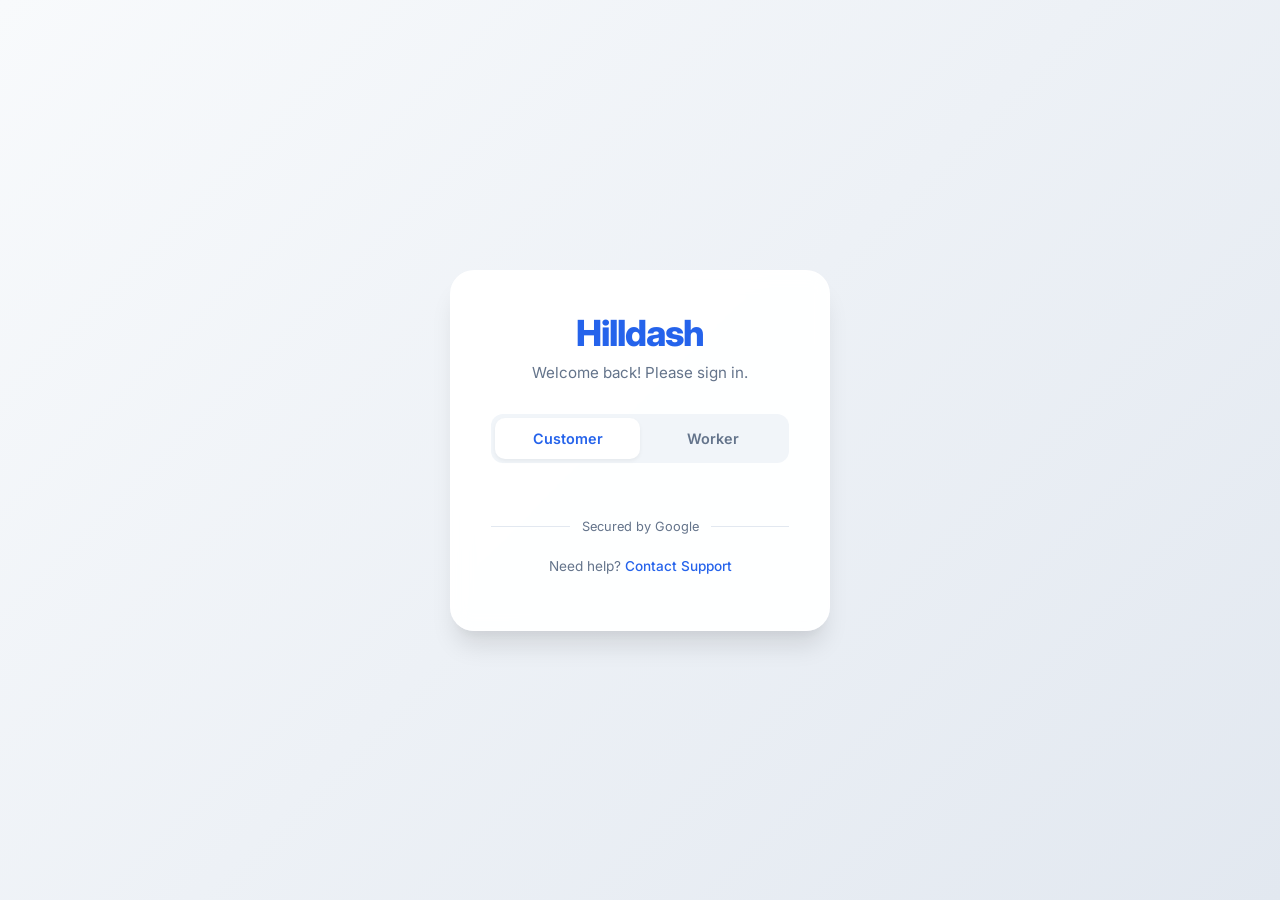
<file: index.html>
<!DOCTYPE html>
<html lang="en">
<head>
    <meta charset="UTF-8">
    <meta name="viewport" content="width=device-width, initial-scale=1.0">
    <title>Hilldash | Welcome</title>
    <link href="https://fonts.googleapis.com/css2?family=Inter:wght@400;500;600;700&display=swap" rel="stylesheet">
    <style>
        :root {
            --primary: #2563eb;
            --primary-dark: #1d4ed8;
            --bg-gradient: linear-gradient(135deg, #f8fafc 0%, #e2e8f0 100%);
            --glass-bg: rgba(255, 255, 255, 0.95);
            --text-main: #1e293b;
            --text-muted: #64748b;
            --shadow: 0 20px 25px -5px rgba(0, 0, 0, 0.1), 0 10px 10px -5px rgba(0, 0, 0, 0.04);
        }

        * { box-sizing: border-box; margin: 0; padding: 0; }
        
        body { 
            font-family: 'Inter', sans-serif; 
            background: var(--bg-gradient); 
            height: 100vh; 
            display: flex; 
            align-items: center; 
            justify-content: center;
            color: var(--text-main);
        }

        .login-container {
            width: 100%;
            max-width: 420px;
            padding: 20px;
        }

        .login-box {
            background: var(--glass-bg);
            padding: 40px;
            border-radius: 24px;
            box-shadow: var(--shadow);
            text-align: center;
            backdrop-filter: blur(10px);
            border: 1px solid rgba(255, 255, 255, 0.5);
        }

        .logo-area { margin-bottom: 32px; }
        .logo-area h1 { 
            font-size: 2.25rem; 
            font-weight: 800; 
            color: var(--primary);
            letter-spacing: -0.025em;
            margin-bottom: 8px;
        }
        .logo-area p { color: var(--text-muted); font-size: 0.95rem; }

        /* Modern Role Switcher */
        .role-selector {
            display: flex;
            background: #f1f5f9;
            padding: 4px;
            border-radius: 12px;
            margin-bottom: 32px;
            position: relative;
        }

        .role-btn {
            flex: 1;
            padding: 12px;
            border: none;
            background: none;
            font-family: inherit;
            font-weight: 600;
            font-size: 0.9rem;
            color: var(--text-muted);
            cursor: pointer;
            z-index: 1;
            transition: 0.3s cubic-bezier(0.4, 0, 0.2, 1);
        }

        .role-btn.active { color: var(--primary); }

        .slider {
            position: absolute;
            height: calc(100% - 8px);
            width: calc(50% - 4px);
            background: white;
            border-radius: 10px;
            box-shadow: 0 2px 4px rgba(0,0,0,0.05);
            transition: 0.3s cubic-bezier(0.4, 0, 0.2, 1);
            left: 4px;
        }

        .worker-active .slider { transform: translateX(100%); }

        /* Google Button Styling */
        .google-btn-wrapper {
            display: flex;
            justify-content: center;
            margin-bottom: 24px;
        }

        .divider {
            display: flex;
            align-items: center;
            margin: 24px 0;
            color: var(--text-muted);
            font-size: 0.8rem;
        }
        .divider::before, .divider::after {
            content: "";
            flex: 1;
            height: 1px;
            background: #e2e8f0;
        }
        .divider span { padding: 0 12px; }

        .footer-text { font-size: 0.85rem; color: var(--text-muted); }
        .footer-text a { color: var(--primary); text-decoration: none; font-weight: 500; }

        #message { margin-top: 16px; font-size: 0.85rem; color: var(--danger); }
    </style>
</head>
<body>

<div class="login-container">
    <div class="login-box">
        <div class="logo-area">
            <h1>Hilldash</h1>
            <p>Welcome back! Please sign in.</p>
        </div>

        <div class="role-selector" id="roleContainer">
            <div class="slider"></div>
            <button id="customerBtn" class="role-btn active">Customer</button>
            <button id="workerBtn" class="role-btn">Worker</button>
        </div>

        <div class="google-btn-wrapper">
            <div id="g_id_onload"
                 data-client_id="37842917068-61n8m783e6k4kul3arii6sljc4vh2ial.apps.googleusercontent.com"
                 data-callback="handleGoogleLogin">
            </div>
            <div class="g_id_signin" data-type="standard" data-shape="pill" data-theme="outline" data-size="large" data-logo_alignment="left" data-width="340"></div>
        </div>

        <div class="divider"><span>Secured by Google</span></div>
        
        <p class="footer-text">Need help? <a href="#">Contact Support</a></p>
        <p id="message"></p>
    </div>
</div>

<script>
let selectedRole = "customer";
const roleContainer = document.getElementById("roleContainer");
const customerBtn = document.getElementById("customerBtn");
const workerBtn = document.getElementById("workerBtn");

// Improved Role Toggle Logic
customerBtn.onclick = () => {
    selectedRole = "customer";
    roleContainer.classList.remove("worker-active");
    customerBtn.classList.add("active");
    workerBtn.classList.remove("active");
};

workerBtn.onclick = () => {
    selectedRole = "worker";
    roleContainer.classList.add("worker-active");
    workerBtn.classList.add("active");
    customerBtn.classList.remove("active");
};

async function handleGoogleLogin(response) {
    try {
        const data = parseJwt(response.credential);
        const user = {
            email: data.email,
            name: data.name,
            picture: data.picture,
            role: selectedRole,
            phone: "",
            address: "",
            orders: []
        };

        // Saving to localStorage
        localStorage.setItem("user", JSON.stringify(user));

        // Redirect Animation effect
        document.body.style.opacity = "0.5";
        document.body.style.transition = "0.5s";

        setTimeout(() => {
            window.location.href = (selectedRole === "customer") ? "customer.html" : "worker.html";
        }, 500);

    } catch (err) {
        document.getElementById("message").innerText = "Authentication failed. Please try again.";
    }
}

function parseJwt(token) {
    const base64Url = token.split('.')[1];
    const base64 = base64Url.replace(/-/g, '+').replace(/_/g, '/');
    return JSON.parse(atob(base64));
}
</script>

<script src="https://accounts.google.com/gsi/client" async defer></script>
</body>
</html>
</file>
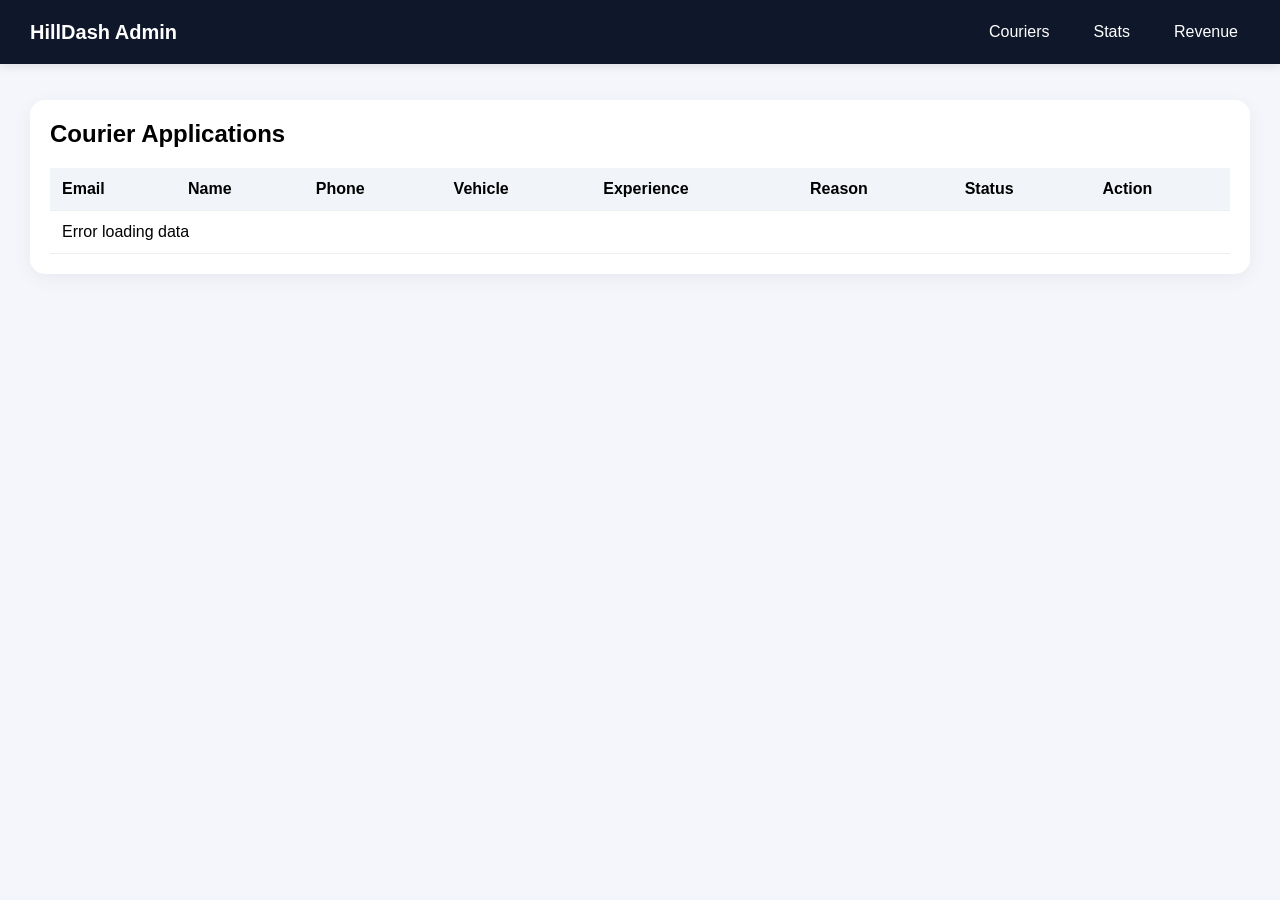
<file: admin.html>
<!DOCTYPE html>
<html lang="en">
<head>
<meta charset="UTF-8">
<meta name="viewport" content="width=device-width, initial-scale=1.0">
<title>Admin Dashboard</title>

<style>
* { margin:0; padding:0; box-sizing:border-box; }
body { font-family:'Segoe UI', sans-serif; background:#f4f6fb; }

/* NAVBAR */
.navbar {
  position:fixed;
  top:0;
  left:0;
  width:100%;
  background:#0f172a;
  color:#fff;
  padding:15px 30px;
  display:flex;
  justify-content:space-between;
  align-items:center;
  box-shadow:0 2px 10px rgba(0,0,0,0.1);
  z-index:1000;
}

.navbar h1 { font-size:20px; }

.nav-links { display:flex; gap:20px; }

.nav-links div {
  cursor:pointer;
  padding:8px 12px;
  border-radius:8px;
  transition:0.3s;
}

.nav-links div:hover { background:#1e293b; }

/* CONTENT */
.container { padding:100px 30px 30px; }

.card {
  background:#fff;
  border-radius:15px;
  padding:20px;
  box-shadow:0 5px 20px rgba(0,0,0,0.05);
}

h2 { margin-bottom:20px; }

/* TABLE */
table { width:100%; border-collapse:collapse; }
th, td { padding:12px; text-align:left; vertical-align:top; }
th { background:#f1f5f9; }
tr { border-bottom:1px solid #eee; }

button {
  padding:6px 12px;
  border:none;
  background:#2563eb;
  color:#fff;
  border-radius:6px;
  cursor:pointer;
}

button:hover { background:#1d4ed8; }

.status-approved { color:green; font-weight:bold; }
.status-pending { color:orange; font-weight:bold; }

/* Expand applicant details */
.detail-box { margin-top:8px; font-size:13px; color:#334155; }
.detail-box p { margin:3px 0; }
</style>
</head>

<body>

<!-- NAVBAR -->
<div class="navbar">
  <h1>HillDash Admin</h1>
  <div class="nav-links">
    <div onclick="showSection('couriers')">Couriers</div>
    <div onclick="showSection('stats')">Stats</div>
    <div onclick="showSection('revenue')">Revenue</div>
  </div>
</div>

<div class="container">

  <!-- COURIERS SECTION -->
  <div id="couriers" class="card section">
    <h2>Courier Applications</h2>
    <table>
      <thead>
        <tr>
          <th>Email</th>
          <th>Name</th>
          <th>Phone</th>
          <th>Vehicle</th>
          <th>Experience</th>
          <th>Reason</th>
          <th>Status</th>
          <th>Action</th>
        </tr>
      </thead>
      <tbody id="table"></tbody>
    </table>
  </div>

  <!-- STATS SECTION -->
  <div id="stats" class="card section" style="display:none;">
    <h2>Stats</h2>
    <p>Coming soon...</p>
  </div>

  <!-- REVENUE SECTION -->
  <div id="revenue" class="card section" style="display:none;">
    <h2>Revenue</h2>
    <p>Coming soon...</p>
  </div>

</div>

<script>
const API = "https://hilldashcorp.onrender.com/api";

function showSection(id) {
  document.querySelectorAll('.section').forEach(sec => sec.style.display = 'none');
  document.getElementById(id).style.display = 'block';
}

async function load() {
  const table = document.getElementById("table");

  try {
    const res = await fetch(API + "/api/admin/couriers");
    if (!res.ok) throw new Error("Failed");

    const data = await res.json();
    table.innerHTML = "";

    if (data.length === 0) {
      table.innerHTML = `<tr><td colspan="8">No applications yet</td></tr>`;
      return;
    }

    data.forEach(c => {
      const row = document.createElement("tr");

      row.innerHTML = `
        <td>${c.email}</td>
        <td>${c.name}</td>
        <td>${c.phone || '-'}</td>
        <td>${c.vehicle || '-'}</td>
        <td>${c.experience || '-'}</td>
        <td style="max-width:150px; white-space:pre-wrap; word-wrap:break-word;">${c.reason || '-'}</td>
        <td class="${c.approved ? 'status-approved' : 'status-pending'}">
          ${c.approved ? "Approved" : "Pending"}
        </td>
        <td>
          ${c.approved 
            ? "✔️"
            : `<button onclick="approve('${c._id}')">Approve</button>`
          }
        </td>
      `;

      table.appendChild(row);
    });

  } catch (err) {
    console.error(err);
    table.innerHTML = `<tr><td colspan="8">Error loading data</td></tr>`;
  }
}

async function approve(id) {
  const btn = event.target;
  btn.disabled = true;
  btn.innerText = "Approving...";
  try{
    await fetch(API + "/api/admin/approve-courier", {
      method:"POST",
      headers:{"Content-Type":"application/json"},
      body:JSON.stringify({ id })
    });
  }catch(e){
    console.error(e);
  }
  load();
}

load();
</script>

</body>
</html>
</file>
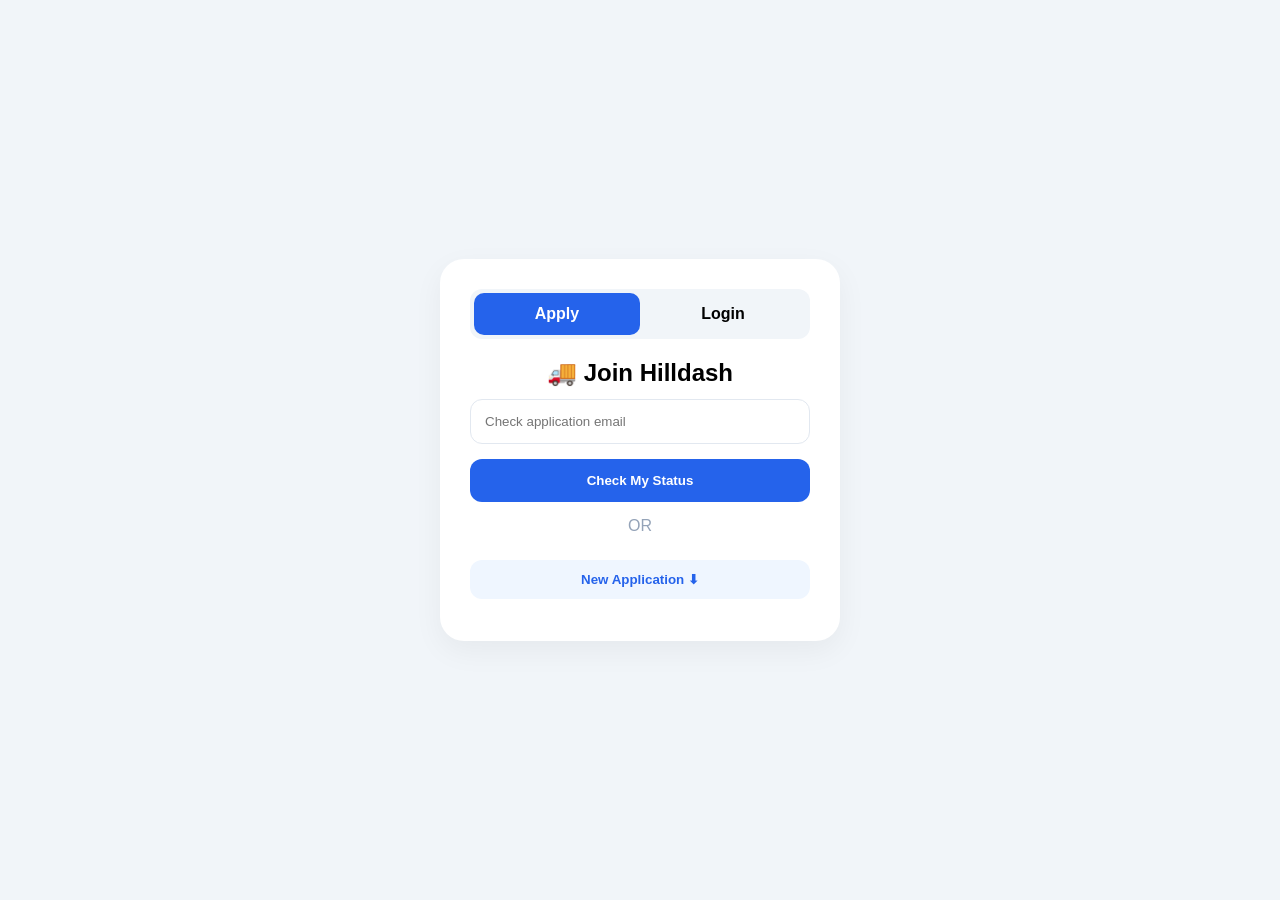
<file: login.html>
<!DOCTYPE html>
<html lang="en">
<head>
    <meta charset="UTF-8">
    <meta name="viewport" content="width=device-width, initial-scale=1.0">
    <title>Hilldash | Courier Portal</title>
    <style>
        *{margin:0;padding:0;box-sizing:border-box}
        body{font-family:'Inter',sans-serif;min-height:100vh;display:flex;justify-content:center;align-items:center;background:#f1f5f9;padding:15px;}
        .container{background:#fff;width:100%;max-width:400px;padding:30px;border-radius:24px;box-shadow:0 10px 30px rgba(0,0,0,0.05);}
        .tabs{display:flex;margin-bottom:20px;background:#f1f5f9;border-radius:12px;padding:4px;}
        .tab{flex:1;padding:12px;text-align:center;cursor:pointer;font-weight:600;border-radius:10px;}
        .tab.active{background:#2563eb;color:#fff;}
        .section{display:none;}
        .section.active{display:block;}
        input, select, textarea{width:100%;padding:14px;margin-top:12px;border-radius:12px;border:1px solid #e2e8f0;outline:none;}
        button{width:100%;padding:14px;margin-top:15px;border:none;border-radius:12px;background:#2563eb;color:#fff;font-weight:700;cursor:pointer;}
        .msg{margin-top:12px;text-align:center;font-weight:600;font-size:14px;}
        .toggle-btn{background:#eff6ff;color:#2563eb;border:none;padding:12px;border-radius:12px;width:100%;margin-top:10px;font-weight:700;cursor:pointer;}
        .collapse{max-height:0;overflow:hidden;transition:max-height 0.4s ease;}
        .collapse.active{max-height:600px;margin-top:10px;}
    </style>
</head>
<body>
<div class="container">
    <div class="tabs">
        <div class="tab active" onclick="switchTab('apply')">Apply</div>
        <div class="tab" onclick="switchTab('login')">Login</div>
    </div>

    <div id="apply" class="section active">
        <h2 style="text-align:center">🚚 Join Hilldash</h2>
        <input id="statusEmail" placeholder="Check application email">
        <button onclick="checkApproval('statusEmail')">Check My Status</button>
        <div style="text-align:center; margin:15px 0; color:#94a3b8">OR</div>
        <button class="toggle-btn" onclick="document.getElementById('applyForm').classList.toggle('active')">New Application ⬇</button>
        <div id="applyForm" class="collapse">
            <input id="name" placeholder="Full Name">
            <input id="email" placeholder="Email">
            <input id="phone" placeholder="Phone Number">
            <select id="vehicle"><option value="">Vehicle Type</option><option>Bike</option><option>Car</option></select>
            <button onclick="apply()">Submit Application</button>
        </div>
        <p class="msg" id="applyMsg"></p>
    </div>

    <div id="login" class="section">
        <h2 style="text-align:center">🔐 Courier Login</h2>
        <input id="loginEmail" placeholder="Registered Email">
        <button onclick="checkApproval('loginEmail')">Login to Dashboard</button>
        <p class="msg" id="loginMsg"></p>
    </div>
</div>

<script>
    const API = "https://hilldashcorp.onrender.com/api";

    function switchTab(tab){
        document.querySelectorAll('.tab').forEach(t=>t.classList.remove('active'));
        document.querySelectorAll('.section').forEach(s=>s.classList.remove('active'));
        document.getElementById(tab).classList.add('active');
        event.target.classList.add('active');
    }

    function showMessage(el, text, color="black"){
        el.style.color = color;
        el.innerText = text;
    }

    async function checkApproval(inputId){
        const email = document.getElementById(inputId).value.trim().toLowerCase();
        const msg = inputId === 'loginEmail' 
            ? document.getElementById("loginMsg") 
            : document.getElementById("applyMsg");

        if(!email){
            return showMessage(msg, "⚠️ Enter your email", "red");
        }

        showMessage(msg, "Checking...", "#2563eb");

        try {
            const res = await fetch(`${API}/courier/check-approval`, {
                method:"POST",
                headers:{"Content-Type":"application/json"},
                body:JSON.stringify({ email })
            });

            if(!res.ok){
                throw new Error("Server not responding");
            }

            const data = await res.json();

            if(data.approved){
                localStorage.setItem("courierEmail", email);

                showMessage(msg, "✅ Approved! Redirecting...", "green");

                setTimeout(()=>{
                    window.location.href = "courier-orders.html";
                }, 800);

            } else {
                showMessage(msg, "❌ Not approved yet or not found", "red");
            }

        } catch(e){
            console.error(e);
            showMessage(msg, "⚠️ Cannot connect to server", "red");
        }
    }

    async function apply(){
        const name = document.getElementById("name").value.trim();
        const email = document.getElementById("email").value.trim().toLowerCase();
        const phone = document.getElementById("phone").value.trim();
        const vehicle = document.getElementById("vehicle").value;

        const msg = document.getElementById("applyMsg");

        if(!name || !email || !phone || !vehicle){
            return showMessage(msg, "⚠️ Fill all fields", "red");
        }

        showMessage(msg, "Submitting application...", "#2563eb");

        try {
            const res = await fetch(`${API}/courier/apply`, {
                method:"POST",
                headers:{"Content-Type":"application/json"},
                body:JSON.stringify({ name, email, phone, vehicle })
            });

            if(!res.ok){
                throw new Error("Server error");
            }

            const data = await res.json();

            showMessage(msg, "✅ Application submitted! Wait for approval.", "green");

            // Optional: auto-fill status checker
            document.getElementById("statusEmail").value = email;

        } catch(e){
            console.error(e);
            showMessage(msg, "❌ Failed to submit application", "red");
        }
    }
</script>
</body>
</html>
</file>
